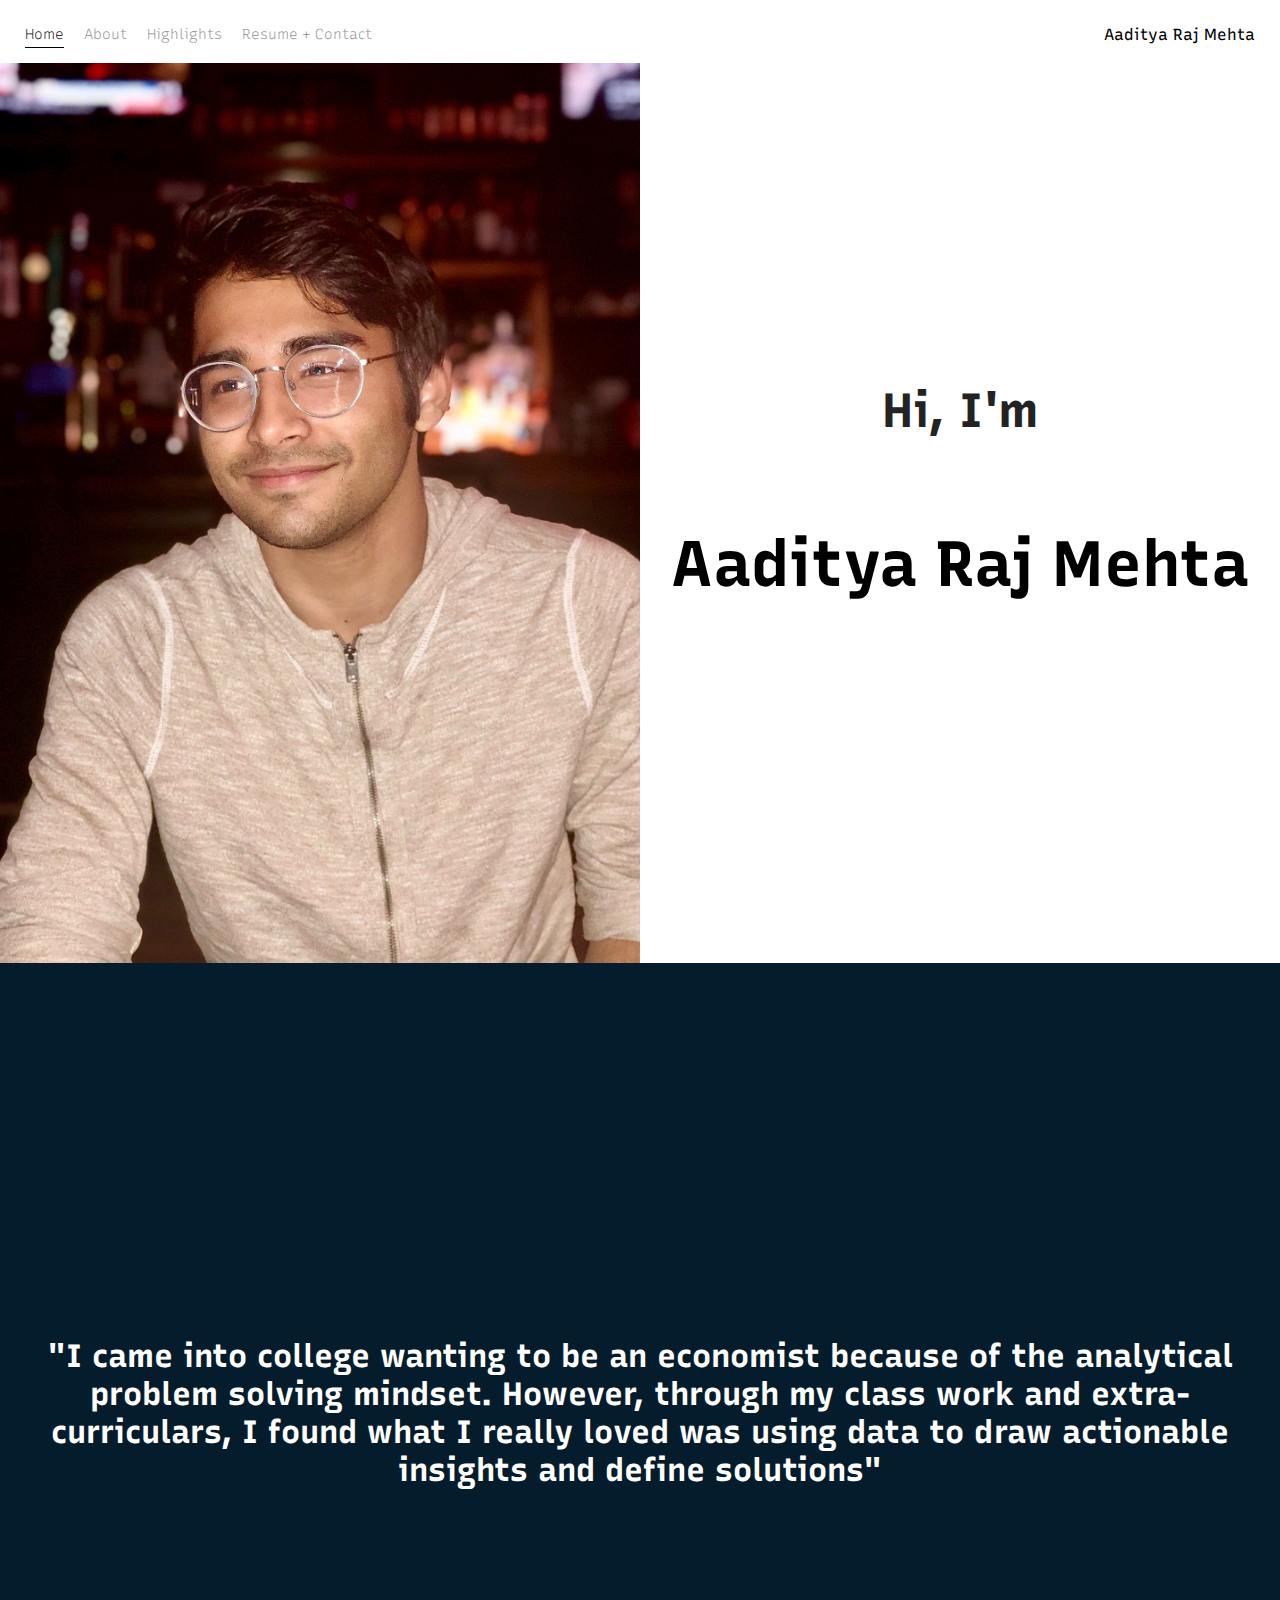
<file: index.html>
<!DOCTYPE html>
<html lang="en" dir="ltr">
  <head>
    <meta charset= "utf-8">
    <link href="https://fonts.googleapis.com/css?family=Recursive" rel="stylesheet">
    <link rel="stylesheet" href="./styles.css">
    <meta name="viewport" content="width=device-width, initial-scale=1">
    <title>Home</title>

    <style media="screen">

      .hold {
        display: flex;
        flex-direction: row;
        align-content: stretch;
        align-items: stretch;
        justify-content: center;
        height: 100vh;
        width: 100vw;
      }


      .header {
        display: flex;
        flex-direction: column;
        justify-content: center;
        align-content: center;
        align-items: center;
        height: 100vh;
        width: 50vw;
      }

      .pic {
        height: 100vh;
        width: 50vw;
      }

      .imagefix {
        height: 100%;
        width: 100%;
        object-fit: cover;
      }

      .header1 {

        font-style: normal;
        font-weight: bold;
        font-size: 3em;
        color: #232323;
      }

      .header2 {
        font-style: normal;
        font-weight: bold;
        font-size: 4em;
      }

      .header3 {

        font-style: normal;
        font-weight: normal;
        font-size: 1.5em;
        color: #232323;
        text-align: center;
        white-space:normal;
      }

    </style>

  </head>
  <body>

    <div class="container">
        <div class="nav-wrapper">
          <div class = "left-side">

            <div class="nav-link-wrapper active-nav-link">
              <a href="./index.html">Home</a>
            </div>

            <div class="nav-link-wrapper">
              <a href="./about.html">About</a>
            </div>

            <div class="nav-link-wrapper">
              <a href="./highlights.html">Highlights</a>
            </div>

            <div class="nav-link-wrapper">
              <a href="./resume.html">Resume + Contact</a>
            </div>
          </div>

          <div class = "right-side">
            <div class = "brand">
              <div>Aaditya Raj Mehta</div>
            </div>
          </div>
        </div>
    </div>


    <div class="hold">
      <span class="pic">
        <img src="./Assets/IMG_8800 (1).JPG" alt="some text" class="imagefix" /></img>
      </span>

      <span class="header">
        <h1 class="header1">Hi, I'm</h1>
        <h2 class = "header2">Aaditya Raj Mehta</h2>
        <div class="nav-link-wrapper1">
          <h1 class="header2"></h1>
        </div>

      </span>
    </div>

    <div class="intro-wrapper">
      <h1 id="info">"I came into college wanting to be an economist because of the analytical problem solving mindset. However, through my class work and extra-curriculars, I found what I really loved was
        using data to draw actionable insights and define solutions"</h1>
    </div>

  </body>
</html>
</file>
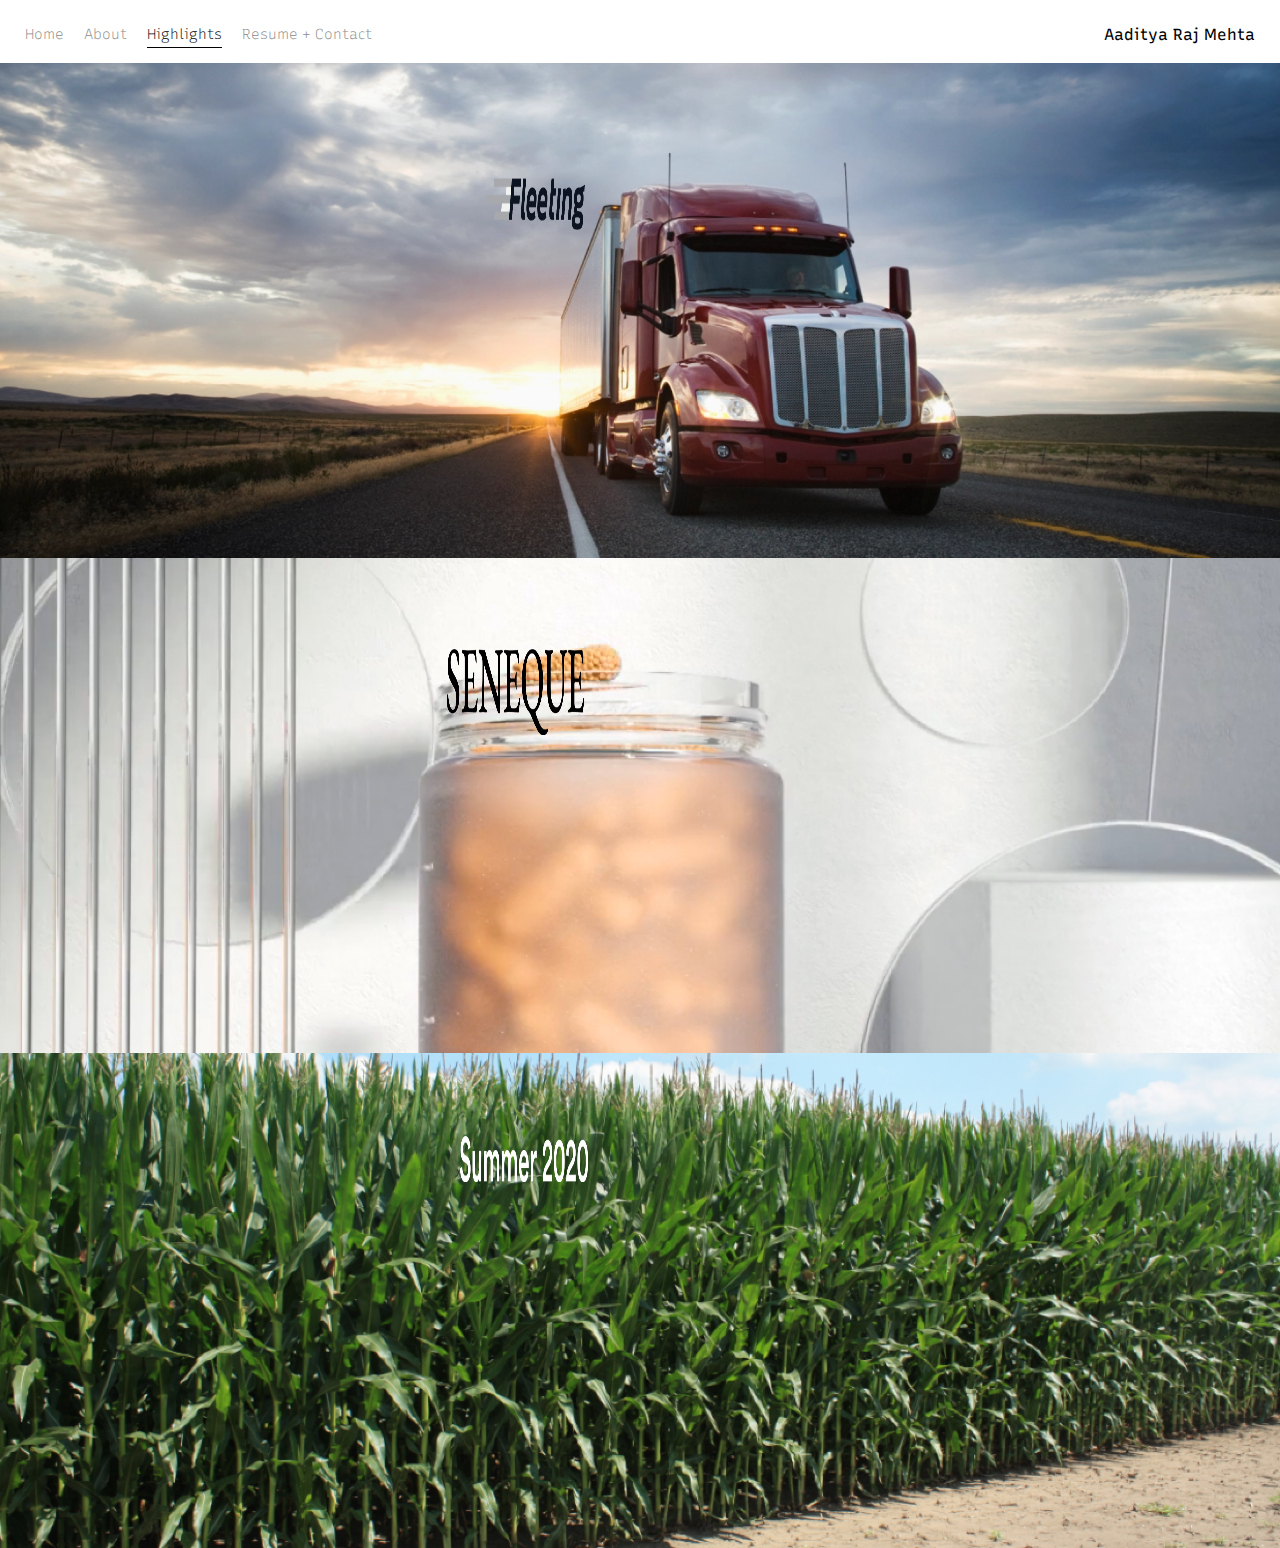
<file: highlights.html>
<!DOCTYPE html>
<html lang="en" dir="ltr">
  <head>
    <meta charset= "utf-8">
    <link href="https://fonts.googleapis.com/css?family=Recursive" rel="stylesheet">
    <link rel="stylesheet" href="./styles.css">
    <meta name="viewport" content="width=device-width, initial-scale=1">
    <title>Highlights</title>

  </head>

  <body>

    <div class="container">
        <div class="nav-wrapper">
          <div class = "left-side">

            <div class="nav-link-wrapper">
              <a href="./index.html">Home</a>
            </div>

            <div class="nav-link-wrapper">
              <a href="./about.html">About</a>
            </div>

            <div class="nav-link-wrapper active-nav-link">
              <a href="./highlights.html">Highlights</a>
            </div>

            <div class="nav-link-wrapper">
              <a href="./resume.html">Resume + Contact</a>
            </div>

          </div>



          <div class = "right-side">
            <div class = "brand">
              <div>Aaditya Raj Mehta</div>
            </div>
          </div>
        </div>
    </div>


    <div class ="container">
      <div class= 'portfolio-items-wrapper'>



       <div class="portfolio-item-wrapper">
         <div class="portfolio-img-background" style="background-image:url(./Assets/truck.png)"></div>
         <div class="img-text-wrapper">
           <div class="logo-wrapper1">
             <img src="./Assets/fleeting_wordmark_blue@10x (2).png" alt="">
           </div>

           <div class="subtitle1"> As Fleeting was a two-sided marketplace, I beta tested the supply of drivers by advertising a job opening on various channels, such as Indeed and LinkedIn. We estimated that 30-40 people would apply and we could reach out to each individual,
             then use the data we got from such interactions to inform marketing campaigns and build user stories. However, in four days, we recieved applications from 300 people and realized we had an opportunity to build our pool of potential applicants and leverage it to onboard more trucking companies.
             In the three days following, I collaborated with design and engineering to launch a sign-up feature on our site which put interested truckers on a waitlist and saved them in our system, giving us a pool of candidates that we could reach out to for data collection and future supply needs.
             With the feature in place, we contacted drivers and got a better sense for what they wanted when working a job as well as their painpoints. This data was indispensible in helping us perfect our driver-side acquisition strategy as well as in defining features we would release in the future.
           </div>
         </div>
       </div>

       <div class="portfolio-item-wrapper">
            <div class="portfolio-img-background" style="background-image:url(./Assets/pills.png)"></div>

            <div class="img-text-wrapper">
              <div class="logo-wrapper1">
                <img src="./Assets/SENEQUE.png" alt="">
              </div>

              <div class="subtitle1">

                For my final project at Seneque, I took on the task of analyzing the competitor landscape, looking closely at their business model and target audience. However, I did not believe this
                data would have enough of an impact on defining our acquisition strategy and pricing strategy, thus I pushed myself to move beyond the base requirements.
                I began to analyze 2 different types of competitors: indirect and those who operated in the luxury supplement space but would not affect us. Taking note of their products, positioning, and branding,
                I was able to define their target audience and on how they established themselves as a premium brand. My presentation on these topics was instrumental for Seneque's US brand, Elevant, and we used this data
                to establish the niche we wanted to take over and plan how to organically grow within the space. The research also was key in finding our branding, such as color schemas and jars used.
                Beyond this report, I also defined the marketing budget we should use through analysis of the 10Ks of our public competitors. This report was the guide-stone in budgeting for our 5 year plan as marketing is one of our biggest spends.

              </div>
            </div>
        </div>


       <div class="portfolio-item-wrapper">
         <div class="portfolio-img-background" style="background-image:url(./Assets/cornfield.png)"></div>
         <div class="img-text-wrapper">
           <div class="logo-wrapper">
             <img src="./Assets/Summer2020.png" alt="">
           </div>

           <div class="subtitle1">

             <p> Over the summer, I worked towards my AI Engineering Specialization certificate from IBM. Starting with a review of pandas, I developed my skils in languages like PyTorch and TensorFlow through the coursework and projects.
               Using these languages, I built convoluted neural networks and analyzed the accuracy/use-cases of different classification techniques, such as logisitc regression and KNN.
             </p>

             <p>
               I have been working with UI/UX teams since my first internship but I am always trying to practice and gain more intuition regarding design. This summer, I led members of
               Strategic Venture Society in a summer long UI/UX challenge. I would find different app ideas and we would all design the app according to our vision. Through this challenge,
               I was able to better understand user-centered design as I was exposed to many different viewpoints and thoughts regarding design. I supplemented these gains by analyzing apps
               from a product sense, keeping track of repeating patterns in different apps and the value propositions for adding differentiating features.
             </p>

           </div>
         </div>
       </div>
     </div>
   </div>

  </body>

  <script>
  const portfolioItems = document.querySelectorAll('.portfolio-item-wrapper');

    portfolioItems.forEach(portfolioItem => {
      portfolioItem.addEventListener('mouseover', () => {
      console.log(portfolioItem.childNodes[1].classList)
      portfolioItem.childNodes[1].classList.add('image-blur');
      portfolioItem.childNodes[3].childNodes[1].classList.add('image-blur');
  });

    portfolioItem.addEventListener('mouseout', () => {
      console.log(portfolioItem.childNodes[1].classList)
      portfolioItem.childNodes[1].classList.remove('image-blur');
      portfolioItem.childNodes[3].childNodes[1].classList.remove('image-blur');
  });
});


  </script>
</html>
</file>
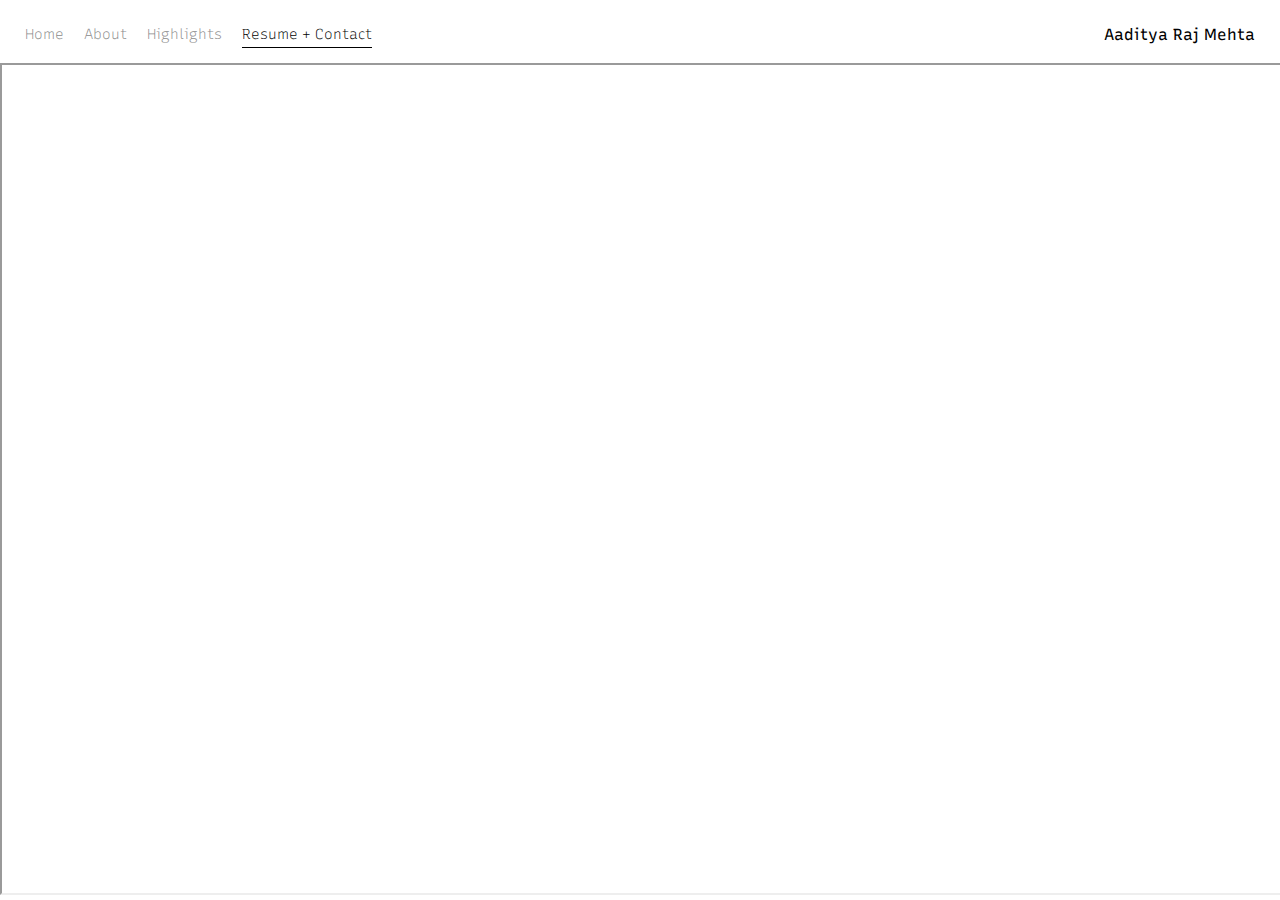
<file: resume.html>
<!DOCTYPE html>
<html lang="en" dir="ltr">
  <head>
    <meta charset= "utf-8">
    <link href="https://fonts.googleapis.com/css?family=Recursive" rel="stylesheet">
    <link rel="stylesheet" href="./styles.css">
    <meta name="viewport" content="width=device-width, initial-scale=1">
    <title>Resume+Contact</title>

  </head>

  <body>

    <div class="container">
        <div class="nav-wrapper">
          <div class = "left-side">

            <div class="nav-link-wrapper">
              <a href="./index.html">Home</a>
            </div>

            <div class="nav-link-wrapper">
              <a href="./about.html">About</a>
            </div>

            <div class="nav-link-wrapper">
              <a href="./highlights.html">Highlights</a>
            </div>

            <div class="nav-link-wrapper active-nav-link">
              <a href="./resume.html">Resume + Contact</a>
            </div>

          </div>



          <div class = "right-side">
            <div class = "brand">
              <div>Aaditya Raj Mehta</div>
            </div>
          </div>
        </div>
    </div>

    <div class="container_iframe" style="display:grid;
    grid-template-columns: 1fr;
    height: 92vh;">
      <iframe src="./Assets/AadityaRajMehtaResume.pdf" width="100%" height="100%"></iframe>
    </div>


  </body>
</html>
</file>
<file: styles.css>
/*master styles*/


body{
  margin:0px;
  font-family: "Recursive", sans-serif;
}

.container{
  display:grid;
  grid-template-columns: 1fr;
  height: 7vh;
}

.container_iframe{
  display:grid;
  grid-template-columns: 1fr;
  height: 92vh;
}
/*Nav styles*/
.nav-wrapper{
  display:flex;
  justify-content: space-between;
  padding:25px;
}

.left-side{
  display: flex;
}

.nav-wrapper > .left-side > div{
  margin-right:20px;
  font-size: 0.9em;
  font-weight: 200;
}

.nav-link-wrapper{
  height: 22px;
  border-bottom: 1px solid transparent;
  transition: border-bottom 0.5s;
}

.nav-link-wrapper a{
  color: #8a8a8a;
  text-decoration: none;
  transition: color 0.5s;
}

.nav-link-wrapper:hover{
  border-bottom: 1px solid black;
}

.nav-link-wrapper a:hover{
  color: black;
}

.active-nav-link{
  border-bottom: 1px solid black;
}

.active-nav-link a{
  color: black !important;
}

/*portfolio*/

/*About Page*/

.profile-image-wrapper{
  display: flex;
  width:100%;
  height:100%;
  justify-content: space-between;
  align-content: center;
}

.profile-content-wrapper{
  display: flex;
  flex-direction: column;
  padding:30px;
  text-align: center;
  justify-content: center;
  align-items: center;
  font-size: 1.2em;
  height: 30vh;
  width: 50vw;
  border-bottom: 5px solid black;
}

.whyPM {
  padding-top: 2.5em;
  height:50vh;
  width: auto;
}

#info{
  text-align: center;
  font-size: 2em;
  padding: 40px;

}


.describe-info{
  text-align: center;
  padding-left: 3rem;
  padding-right: 3rem;
}

.video-info{
  height: 100%;
  width: 100%;
  margin-left: 0vw;
  margin-right: 0vw;
  margin-bottom: 0vh;
}

#dreamer-background {
  background-size: cover;
  background-position: center;
  background-repeat: no-repeat;
  height: 55vh;
  width: 100%;
  background-color: #579BC8;
}


#oppor-background {
  background-size: cover;
  background-position: center;
  background-repeat: no-repeat;
  height: 55vh;
  width: 100%;
  background-color: #002B56;
}

#curious-background {
  background-size: cover;
  background-position: center;
  background-repeat: no-repeat;
  height: 55vh;
  width: 100%;
  background-color: #2B628E;
}


.right-hand{
  padding:20vh;
  background-color:#051C2C;
  display: inline-grid;
  place-items: center;
  margin: 0;
  color: white;
  font-size: 1.75em;
}

.left-hand{
  padding:12vh;
  display: inline-grid;
  margin: 0;
  color: black;
  text-align: left;
}


.about-text-wrapper {
  position: absolute;
  top: 0;
  display: flex;
  flex-direction: column;
  justify-content: center;
  align-items: center;
  height: 100%;
  text-align: center;
  padding-left: 100px;
  padding-right: 100px;
}

.about-text-wrapper .subtitle2 {
  transition: 1s;
  color: transparent;
}


.about-text-wrapper:hover .subtitle2 {
  color: white;
  text-align: center;
  justify-content: center;
  margin-bottom: 20vh;
}

.about-text-wrapper:hover .logo-wrapper1 {
  transition: 1s;
  color: transparent;

}




/*Home*/

.nav-link-wrapper1{
  height: 22px;

}

.nav-link-wrapper1 a{
  color: #8a8a8a;
  text-decoration: none;
  transition: color 0.5s;
}

.nav-link-wrapper1 a:hover{
  color: black;
}

.intro-wrapper {
  height: 100vh;
  width: 100vw;
  display: flex;
  flex-direction: column;
  justify-content: center;
  align-items: center;
  background-color: #051C2C;
  color: white;
}

.intro-wrapper2 {
  margin-top: 0vh;
  display: flex;
  flex-direction: row;
  justify-content: center;
}




/* Highlights */
#card-1 {
  height: 80vh;
  width: auto;
  display: grid;
  grid-template-columns : 1fr 3fr;
  grid-template-rows:auto;
  grid-template-areas: "intro-image introduction";
  justify-items: center;
  align-items: center;
}

.intro-image {
  height: auto;
  width: 100%;
}

.introduction {
  padding-left: 2rem;
  padding-right: 2rem;
}

.format-info{
  border-top: 5px solid black;
}


/*Portfolio styles*/

.portfolio-items-wrapper{
  display: grid;
  grid-template-columns: 1fr;
}

.portfolio-item-wrapper {
  position: sticky;
}

.portfolio-img-background {
  background-size: cover;
  background-position: center;
  background-repeat: no-repeat;
  height: 55vh;
  width: 100%;
}

.img-text-wrapper {
  position: absolute;
  top: 0;
  display: flex;
  flex-direction: column;
  justify-content: center;
  align-items: center;
  height: 100%;
  text-align: center;
  padding-left: 100px;
  padding-right: 100px;
}

.img-text-wrapper .subtitle {
  transition: 1s;
  color: transparent;
}

.img-text-wrapper .subtitle1 {
  transition: 1s;
  color: transparent;
}

.image-blur {
  transition: 1s;
  filter: brightness(20%);
}



.img-text-wrapper:hover .subtitle {
  color: white;
  text-align: center;
  justify-content: center;
  margin-bottom: 20vh;
}

.img-text-wrapper:hover .subtitle1 {
  color: white;
  text-align: center;
  justify-content: center;
  margin-bottom: 10vh;
}


.logo-wrapper1 img {
  width: 33%;
  height: 70%;
  margin-bottom: 5vh;
  margin-right: 60%;
}

.logo-wrapper img {
  width: 33%;
  height: 50%;
  margin-bottom: 5vh;
  margin-right: 60%;
}

.logo-wrapper3 img {
  width: 33%;
  height: 50%;
  margin-bottom: 10vh;
  margin-right: 60%;
}

.logo-wrapper2 {
  text-align: center;
  justify-content: center;
  margin-top: 15vh;
  color: #F3F3F3;
}


.two-column-wrapper {
  display: grid;
  grid-template-columns: 1fr 1fr;
}

.profile-image-wrapper img {
  width: 100%;
}

.profile-content-wrapper {
  padding: 30px;
}

.profile-content-wrapper h1 {
  color: lightseagreen;
}

/*Resume page*/

.resume-img{
  width: 100%;
}
</file>
